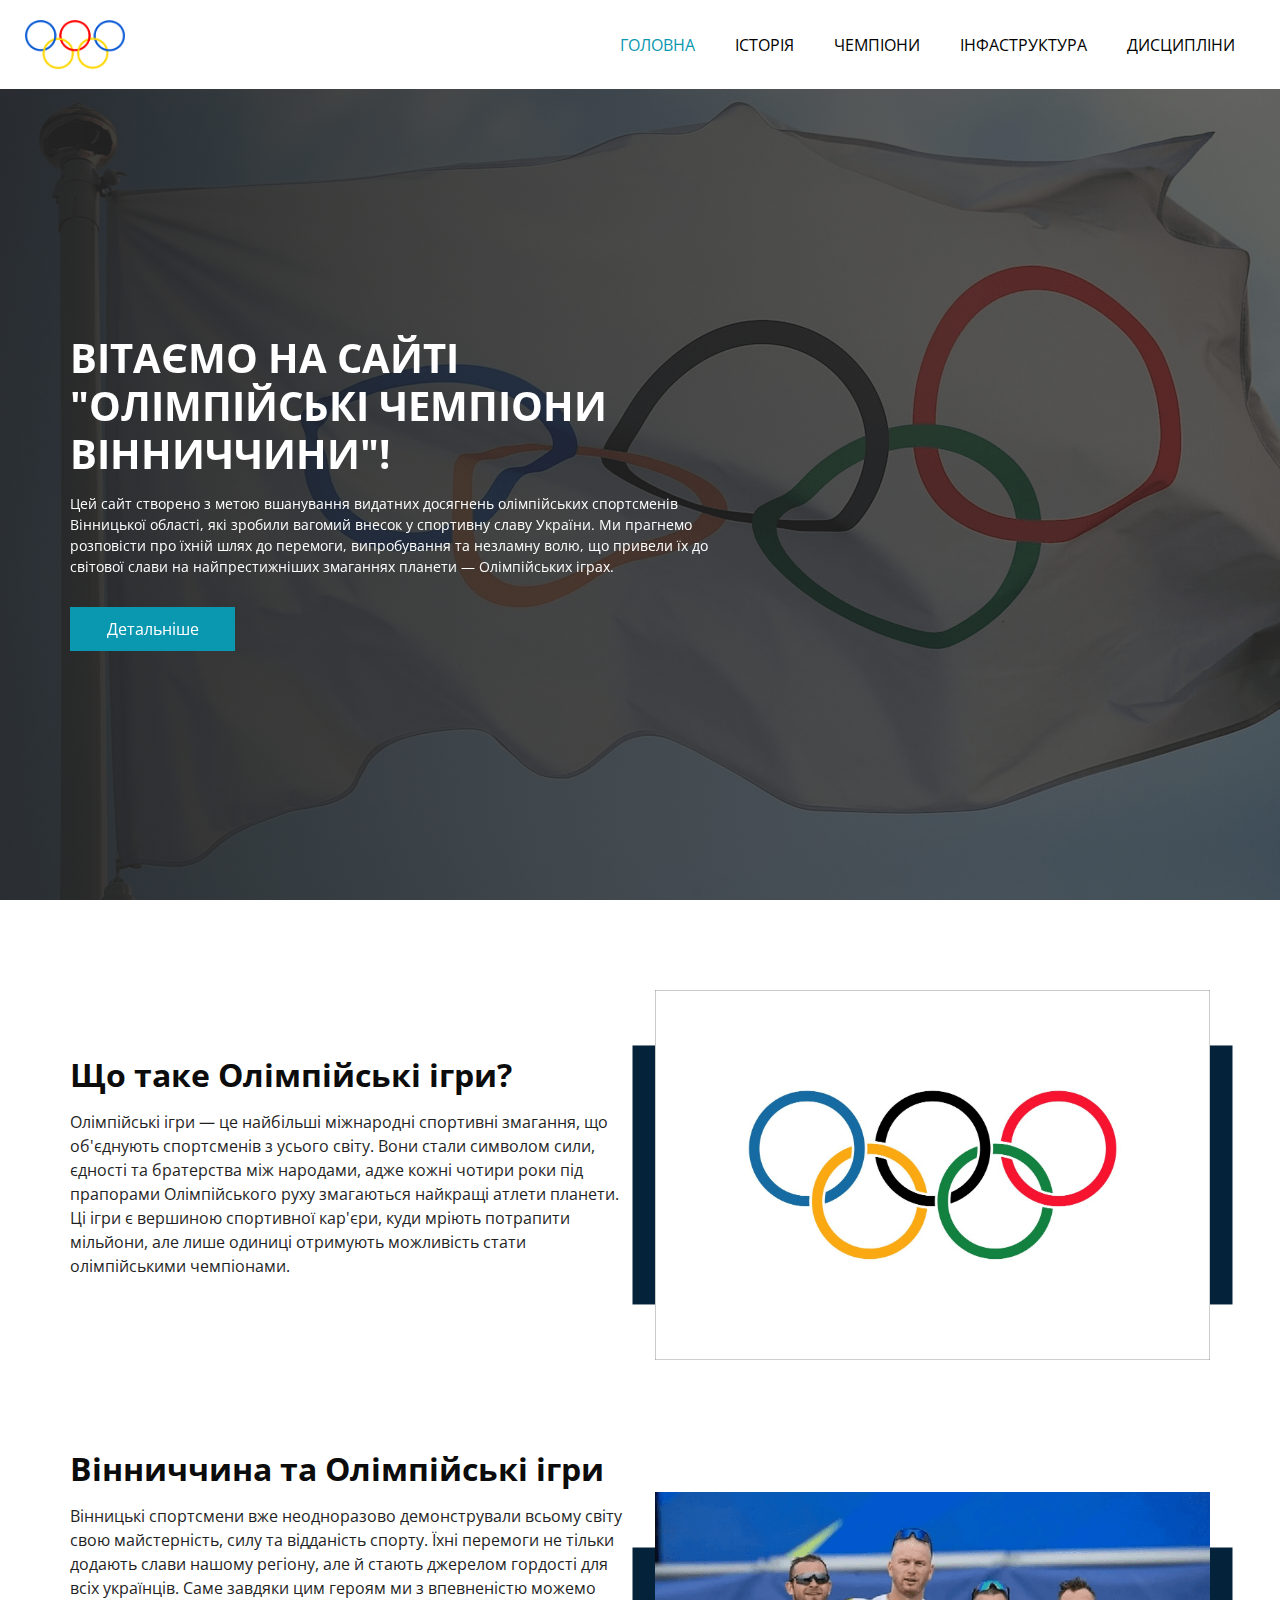
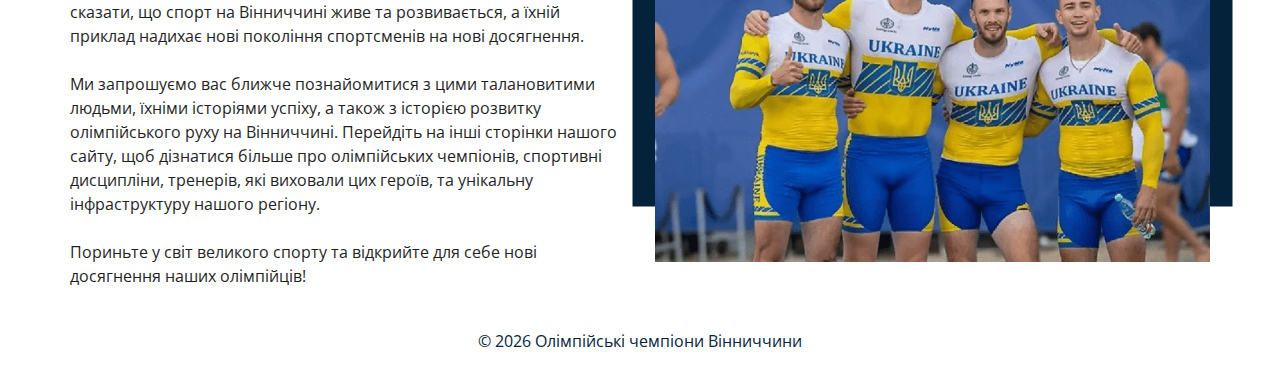
<file: index.html>
<!DOCTYPE html>
<html>

<head>
  <!-- Basic -->
  <meta charset="utf-8" />
  <meta http-equiv="X-UA-Compatible" content="IE=edge" />
  <!-- Mobile Metas -->
  <meta name="viewport" content="width=device-width, initial-scale=1, shrink-to-fit=no" />
  <!-- Site Metas -->
  <meta name="keywords" content="" />
  <meta name="description" content="" />
  <meta name="author" content="" />
  <link rel="shortcut icon" href="images/favicon.png" type="">

  <title> Олімпійські чемпіони Вінниччини </title>


  <!-- bootstrap core css -->
  <link rel="stylesheet" type="text/css" href="css/bootstrap.css" />

  <!-- fonts style -->
  <link href="https://fonts.googleapis.com/css2?family=Roboto:wght@400;500;700;900&display=swap" rel="stylesheet">

  <!--owl slider stylesheet -->
  <link rel="stylesheet" type="text/css" href="https://cdnjs.cloudflare.com/ajax/libs/OwlCarousel2/2.3.4/assets/owl.carousel.min.css" />

  <!-- font awesome style -->
  <link href="css/font-awesome.min.css" rel="stylesheet" />

  <!-- Custom styles for this template -->
  <link href="css/style.css" rel="stylesheet" />
  <!-- responsive style -->
  <link href="css/responsive.css" rel="stylesheet" />

</head>

<body>

  <div class="hero_area">
    <!-- header section strats -->
    <header class="header_section">
      <div class="header_bottom">
        <div class="container-fluid">
          <nav class="navbar navbar-expand-lg custom_nav-container ">
            <a class="navbar-brand" href="index.html">
                <img src="images/site-logo-big.png" alt="site logo" width="100">
            </a>
            <button class="navbar-toggler" type="button" data-toggle="collapse" data-target="#navbarSupportedContent" aria-controls="navbarSupportedContent" aria-expanded="false" aria-label="Toggle navigation">
              <span class=""> </span>
            </button>

            <div class="collapse navbar-collapse" id="navbarSupportedContent">
              <ul class="navbar-nav  ">
                <li class="nav-item active">
                  <a class="nav-link" href="index.html">Головна <span class="sr-only">(current)</span></a>
                </li>
                <li class="nav-item">
                  <a class="nav-link" href="history.html">Історія</a>
                </li>
                <li class="nav-item">
                  <a class="nav-link" href="champions.html"> Чемпіони</a>
                </li>
                <li class="nav-item">
                  <a class="nav-link" href="infrastructure.html">Інфаструктура</a>
                </li>
                <li class="nav-item">
                <a class="nav-link" href="disciplines.html">Дисципліни</a>
                </li>
              </ul>
            </div>
          </nav>
        </div>
      </div>
    </header>
    <!-- end header section -->
    <!-- slider section -->
    <section class="slider_section ">
      <div class="slider_bg_box">
        <img src="images/slider-bg.png" alt="">
      </div>
      <div id="customCarousel1" class="carousel slide" data-ride="carousel">
        <div class="carousel-inner">
          <div class="carousel-item active">
            <div class="container ">
              <div class="row">
                <div class="col-md-7 ">
                  <div class="detail-box">
                    <h1>
                    Вітаємо на сайті<br>
                      "Олімпійські чемпіони Вінниччини"!
                    </h1>
                    <p>Цей сайт створено з метою вшанування видатних досягнень олімпійських спортсменів Вінницької області, які зробили вагомий
                    внесок у спортивну славу України. Ми прагнемо розповісти про їхній шлях до перемоги, випробування та незламну волю, що
                    привели їх до світової слави на найпрестижніших змаганнях планети — Олімпійських іграх.
                    </p>
                    <div class="btn-box">
                      <a href="champions.html" class="btn1">
                        Детальніше
                      </a>
                    </div>
                  </div>
                </div>
              </div>
            </div>
          </div>
        </div>
      </div>

    </section>
    <!-- end slider section -->
  </div>



  <!-- about section -->

  <section class="about_section layout_padding-top">
    <div class="container  ">
      <div class="row">
        <div class="col-md-6">
          <div class="detail-box">
            <div class="heading_container">
              <h2>
                Що таке Олімпійські ігри?
              </h2>
            </div>
            <p>
              Олімпійські ігри — це найбільші міжнародні спортивні змагання, що об'єднують спортсменів з усього світу. Вони стали
              символом сили, єдності та братерства між народами, адже кожні чотири роки під прапорами Олімпійського руху змагаються
              найкращі атлети планети. Ці ігри є вершиною спортивної кар'єри, куди мріють потрапити мільйони, але лише одиниці
              отримують можливість стати олімпійськими чемпіонами.
            </p>

          </div>
        </div>
        <div class="col-md-6 ">
          <div class="img-box">
            <img src="images/flag-Olympic-Games.png" alt="">
          </div>
        </div>

      </div>
    </div>
  </section>

  <section class="about_section layout_padding-top">
    <div class="container  ">
      <div class="row">
        <div class="col-md-6">
          <div class="detail-box">
            <div class="heading_container">
              <h2>
              Вінниччина та Олімпійські ігри
              </h2>
            </div>
            <p>
              Вінницькі спортсмени вже неодноразово демонстрували всьому світу свою майстерність, силу та відданість спорту. Їхні
              перемоги не тільки додають слави нашому регіону, але й стають джерелом гордості для всіх українців. Саме завдяки цим
              героям ми з впевненістю можемо сказати, що спорт на Вінниччині живе та розвивається, а їхній приклад надихає нові
              покоління спортсменів на нові досягнення.
              <br><br>
              Ми запрошуємо вас ближче познайомитися з цими талановитими людьми, їхніми історіями успіху, а також з історією розвитку
              олімпійського руху на Вінниччині. Перейдіть на інші сторінки нашого сайту, щоб дізнатися більше про олімпійських
              чемпіонів, спортивні дисципліни, тренерів, які виховали цих героїв, та унікальну інфраструктуру нашого регіону.
              <br><br>

              Пориньте у світ великого спорту та відкрийте для себе нові досягнення наших олімпійців!
            </p>
  
          </div>
        </div>
        <div class="col-md-6 ">
          <div class="img-box">
            <img src="images/vinn_olimpics.png" alt="">
          </div>
        </div>
      </div>
    </div>
  </section>


  <!-- end about section -->


  <!-- footer section -->
  <section class="footer_section">
    <div class="container">
      <p>
        &copy; <span id="displayYear"></span> Олімпійські чемпіони Вінниччини
      </p>
    </div>
  </section>
  <!-- footer section -->

  <!-- jQery -->
  <script type="text/javascript" src="js/jquery-3.4.1.min.js"></script>
  <!-- popper js -->
  <script src="https://cdn.jsdelivr.net/npm/popper.js@1.16.0/dist/umd/popper.min.js" integrity="sha384-Q6E9RHvbIyZFJoft+2mJbHaEWldlvI9IOYy5n3zV9zzTtmI3UksdQRVvoxMfooAo" crossorigin="anonymous">
  </script>
  <!-- bootstrap js -->
  <script type="text/javascript" src="js/bootstrap.js"></script>
  <!-- owl slider -->
  <script type="text/javascript" src="https://cdnjs.cloudflare.com/ajax/libs/OwlCarousel2/2.3.4/owl.carousel.min.js">
  </script>
  <!-- custom js -->
  <script type="text/javascript" src="js/custom.js"></script>

</body>

</html>
</file>
<file: css/style.css>
@import url("https://fonts.googleapis.com/css2?family=Lato:wght@400;700&family=Open+Sans:wght@300;400;600;700&display=swap");
body {
  font-family: 'Open Sans', sans-serif;
  color: #0c0c0c;
  background-color: #ffffff;
  overflow-x: hidden;
}

.layout_padding {
  padding: 90px 0;
}

.layout_padding2 {
  padding: 75px 0;
}

.layout_padding2-top {
  padding-top: 75px;
}

.layout_padding2-bottom {
  padding-bottom: 75px;
}

.layout_padding-top {
  padding-top: 90px;
}

.layout_padding-bottom {
  padding-bottom: 90px;
}

.heading_container {
  display: -webkit-box;
  display: -ms-flexbox;
  display: flex;
  -webkit-box-orient: vertical;
  -webkit-box-direction: normal;
      -ms-flex-direction: column;
          flex-direction: column;
  -webkit-box-align: start;
      -ms-flex-align: start;
          align-items: flex-start;
}

.heading_container h2 {
  position: relative;
  font-weight: bold;
  margin-bottom: 0;
}

.heading_container h2 span {
  color: #0a97b0;
}

.heading_container p {
  margin-top: 10px;
  margin-bottom: 0;
}

.heading_container.heading_center {
  -webkit-box-align: center;
      -ms-flex-align: center;
          align-items: center;
  text-align: center;
}

a,
a:hover,
a:focus {
  text-decoration: none;
}

a:hover,
a:focus {
  color: initial;
}

.btn,
.btn:focus {
  outline: none !important;
  -webkit-box-shadow: none;
          box-shadow: none;
}

/*header section*/
.hero_area {
  position: relative;
  min-height: 100vh;
  display: -webkit-box;
  display: -ms-flexbox;
  display: flex;
  -webkit-box-orient: vertical;
  -webkit-box-direction: normal;
      -ms-flex-direction: column;
          flex-direction: column;
}

.sub_page .hero_area {
  min-height: auto;
}

.sub_page .header_section {
  margin-top: 0;
  -webkit-box-shadow: 0 0 10px 0 rgba(0, 0, 0, 0.25);
          box-shadow: 0 0 10px 0 rgba(0, 0, 0, 0.25);
}

.header_section .header_top {
  padding: 15px 0;
  background-color: #04233b;
}

.header_section .header_top .contact_nav {
  display: -webkit-box;
  display: -ms-flexbox;
  display: flex;
  -webkit-box-pack: justify;
      -ms-flex-pack: justify;
          justify-content: space-between;
}

.header_section .header_top .contact_nav a {
  color: #ffffff;
  display: -webkit-box;
  display: -ms-flexbox;
  display: flex;
  font-size: 15px;
}

.header_section .header_top .contact_nav a i {
  margin-right: 5px;
  border-radius: 100%;
  background-color: #ffffff;
  width: 25px;
  height: 25px;
  display: -webkit-box;
  display: -ms-flexbox;
  display: flex;
  -webkit-box-pack: center;
      -ms-flex-pack: center;
          justify-content: center;
  -webkit-box-align: center;
      -ms-flex-align: center;
          align-items: center;
  color: #0a97b0;
}

.header_section .header_top .contact_nav a:hover i {
  color: #04233b;
}

.header_section .header_bottom {
  background-color: #ffffff;
  padding: 15px 0;
}

.header_section .header_bottom .container-fluid {
  padding-right: 25px;
  padding-left: 25px;
}

.navbar-brand span {
  font-weight: bold;
  font-size: 24px;
  color: #000000;
}

.custom_nav-container {
  padding: 0;
}

.custom_nav-container .navbar-nav {
  margin-left: auto;
}

.custom_nav-container .navbar-nav .nav-item .nav-link {
  padding: 5px 20px;
  color: #000000;
  text-align: center;
  text-transform: uppercase;
  border-radius: 5px;
  -webkit-transition: all .3s;
  transition: all .3s;
}

.custom_nav-container .navbar-nav .nav-item:hover .nav-link, .custom_nav-container .navbar-nav .nav-item.active .nav-link {
  color: #0a97b0;
}

.custom_nav-container .nav_search-btn {
  width: 35px;
  height: 35px;
  padding: 0;
  border: none;
  color: #000000;
}

.custom_nav-container .nav_search-btn:hover {
  color: #000000;
}

.custom_nav-container .navbar-toggler {
  outline: none;
}

.custom_nav-container .navbar-toggler {
  padding: 0;
  width: 37px;
  height: 42px;
  -webkit-transition: all .3s;
  transition: all .3s;
}

.custom_nav-container .navbar-toggler span {
  display: block;
  width: 35px;
  height: 4px;
  background-color: #000000;
  margin: 7px 0;
  -webkit-transition: all 0.3s;
  transition: all 0.3s;
  position: relative;
  border-radius: 5px;
  -webkit-transition: all .3s;
  transition: all .3s;
}

.custom_nav-container .navbar-toggler span::before, .custom_nav-container .navbar-toggler span::after {
  content: "";
  position: absolute;
  left: 0;
  height: 100%;
  width: 100%;
  background-color: #000000;
  top: -10px;
  border-radius: 5px;
  -webkit-transition: all .3s;
  transition: all .3s;
}

.custom_nav-container .navbar-toggler span::after {
  top: 10px;
}

.custom_nav-container .navbar-toggler[aria-expanded="true"] {
  -webkit-transform: rotate(360deg);
          transform: rotate(360deg);
}

.custom_nav-container .navbar-toggler[aria-expanded="true"] span {
  -webkit-transform: rotate(45deg);
          transform: rotate(45deg);
}

.custom_nav-container .navbar-toggler[aria-expanded="true"] span::before, .custom_nav-container .navbar-toggler[aria-expanded="true"] span::after {
  -webkit-transform: rotate(90deg);
          transform: rotate(90deg);
  top: 0;
}

.custom_nav-container .navbar-toggler[aria-expanded="true"] .s-1 {
  -webkit-transform: rotate(45deg);
          transform: rotate(45deg);
  margin: 0;
  margin-bottom: -4px;
}

.custom_nav-container .navbar-toggler[aria-expanded="true"] .s-2 {
  display: none;
}

.custom_nav-container .navbar-toggler[aria-expanded="true"] .s-3 {
  -webkit-transform: rotate(-45deg);
          transform: rotate(-45deg);
  margin: 0;
  margin-top: -4px;
}

.custom_nav-container .navbar-toggler[aria-expanded="false"] .s-1,
.custom_nav-container .navbar-toggler[aria-expanded="false"] .s-2,
.custom_nav-container .navbar-toggler[aria-expanded="false"] .s-3 {
  -webkit-transform: none;
          transform: none;
}

/*end header section*/
/* slider section */
.slider_section {
  -webkit-box-flex: 1;
      -ms-flex: 1;
          flex: 1;
  display: -webkit-box;
  display: -ms-flexbox;
  display: flex;
  -webkit-box-align: center;
      -ms-flex-align: center;
          align-items: center;
  position: relative;
}

.slider_section .slider_bg_box {
  position: absolute;
  top: 0;
  left: 0;
  width: 100%;
  height: 100%;
  overflow: hidden;
  z-index: -1;
}

.slider_section .slider_bg_box img {
  width: auto;
  height: auto;
  min-width: 100%;
  min-height: 100%;
}

.slider_section .slider_bg_box::before {
  content: "";
  position: absolute;
  top: 0;
  left: 0;
  width: 100%;
  height: 100%;
  background: -webkit-gradient(linear, left top, right top, from(rgba(37, 37, 37, 0.9)), to(rgba(37, 37, 37, 0.7)));
  background: linear-gradient(to right, rgba(37, 37, 37, 0.9), rgba(37, 37, 37, 0.7));
}

.slider_section .row {
  -webkit-box-align: center;
      -ms-flex-align: center;
          align-items: center;
}

.slider_section #customCarousel1 {
  width: 100%;
  position: unset;
}

.slider_section .detail-box {
  color: #04233b;
}

.slider_section .detail-box h1 {
  font-weight: bold;
  text-transform: uppercase;
  margin-bottom: 15px;
  color: #ffffff;
}

.slider_section .detail-box p {
  color: #fefefe;
  font-size: 14px;
}

.slider_section .detail-box .btn-box {
  display: -webkit-box;
  display: -ms-flexbox;
  display: flex;
  margin: 0 -5px;
  margin-top: 25px;
}

.slider_section .detail-box .btn-box a {
  margin: 5px;
  text-align: center;
  width: 165px;
}

.slider_section .detail-box .btn-box .btn1 {
  display: inline-block;
  padding: 10px 15px;
  background-color: #0a97b0;
  color: #ffffff;
  border-radius: 0;
  -webkit-transition: all .3s;
  transition: all .3s;
  border: none;
}

.slider_section .detail-box .btn-box .btn1:hover {
  background-color: #065968;
}

.slider_section .detail-box .btn-box .btn2 {
  display: inline-block;
  padding: 10px 15px;
  background-color: #000000;
  color: #ffffff;
  border-radius: 0;
  -webkit-transition: all .3s;
  transition: all .3s;
  border: none;
}

.slider_section .detail-box .btn-box .btn2:hover {
  background-color: black;
}

.slider_section .carousel-indicators {
  position: unset;
  margin: 0;
  -webkit-box-pack: center;
      -ms-flex-pack: center;
          justify-content: center;
  -webkit-box-align: center;
      -ms-flex-align: center;
          align-items: center;
  margin-top: 45px;
}

.slider_section .carousel-indicators li {
  background-color: #ffffff;
  width: 12px;
  height: 12px;
  border-radius: 100%;
  opacity: 1;
}

.slider_section .carousel-indicators li.active {
  width: 20px;
  height: 20px;
  background-color: #0a97b0;
}

.service_section {
  position: relative;
}

.service_section .box {
  display: -webkit-box;
  display: -ms-flexbox;
  display: flex;
  margin-top: 45px;
  background-color: #f8f8f9;
  padding: 20px;
  border-radius: 5px;
}

.service_section .box .img-box {
  display: -webkit-box;
  display: -ms-flexbox;
  display: flex;
  -webkit-box-pack: center;
      -ms-flex-pack: center;
          justify-content: center;
  -webkit-box-align: start;
      -ms-flex-align: start;
          align-items: flex-start;
  min-width: 75px;
  margin-right: 25px;
}

.service_section .box .img-box img {
  max-width: 100%;
  max-height: 100%;
  -webkit-transition: all .3s;
  transition: all .3s;
}

.service_section .box .detail-box h5 {
  font-weight: bold;
  text-transform: uppercase;
}

.service_section .box .detail-box a {
  color: #04233b;
  font-weight: 600;
}

.service_section .box .detail-box a:hover {
  color: #0a97b0;
}

.about_section .row {
  -webkit-box-align: center;
      -ms-flex-align: center;
          align-items: center;
}

.about_section .img-box {
  position: relative;
}

.about_section .img-box img {
  max-width: 100%;
  position: relative;
  z-index: 2;
}

.about_section .img-box::before, .about_section .img-box::after {
  content: "";
  position: absolute;
  top: 50%;
  width: 45px;
  height: 70%;
  background-color: #04233b;
  z-index: 3;
}

.about_section .img-box::before {
  left: 0;
  z-index: 1;
  -webkit-transform: translate(-50%, -50%);
          transform: translate(-50%, -50%);
}

.about_section .img-box::after {
  right: 0;
  z-index: 1;
  -webkit-transform: translate(50%, -50%);
          transform: translate(50%, -50%);
}

.about_section .detail-box p {
  color: #1f1f1f;
  margin-top: 15px;
}

.about_section .detail-box a {
  display: inline-block;
  padding: 10px 45px;
  background-color: #0a97b0;
  color: #ffffff;
  border-radius: 0px;
  -webkit-transition: all .3s;
  transition: all .3s;
  border: none;
  margin-top: 15px;
}

.about_section .detail-box a:hover {
  background-color: #065968;
}

.track_section {
  position: relative;
  color: #ffffff;
}

.track_section .track_bg_box {
  position: absolute;
  top: 0;
  left: 0;
  width: 100%;
  height: 100%;
  overflow: hidden;
  z-index: -1;
}

.track_section .track_bg_box img {
  width: auto;
  height: auto;
  min-width: 100%;
  min-height: 100%;
}

.track_section .track_bg_box::before {
  content: "";
  position: absolute;
  top: 0;
  left: 0;
  width: 100%;
  height: 100%;
  background: -webkit-gradient(linear, left top, right top, from(rgba(37, 37, 37, 0.95)), to(rgba(37, 37, 37, 0.55)));
  background: linear-gradient(to right, rgba(37, 37, 37, 0.95), rgba(37, 37, 37, 0.55));
}

.track_section p {
  font-size: 14px;
  margin-top: 15px;
  margin-bottom: 25px;
}

.track_section form {
  display: -webkit-box;
  display: -ms-flexbox;
  display: flex;
  -webkit-box-align: stretch;
      -ms-flex-align: stretch;
          align-items: stretch;
}

.track_section form input {
  background-color: #ffffff;
  border: none;
  -webkit-box-flex: 2.5;
      -ms-flex: 2.5;
          flex: 2.5;
  outline: none;
  color: #000000;
  min-height: 42.4px;
  padding-left: 15px;
}

.track_section form input ::-webkit-input-placeholder {
  color: #ffffff;
  opacity: 0.2;
}

.track_section form input :-ms-input-placeholder {
  color: #ffffff;
  opacity: 0.2;
}

.track_section form input ::-ms-input-placeholder {
  color: #ffffff;
  opacity: 0.2;
}

.track_section form input ::placeholder {
  color: #ffffff;
  opacity: 0.2;
}

.track_section form button {
  -webkit-box-flex: 1;
      -ms-flex: 1;
          flex: 1;
  display: inline-block;
  padding: 9px 30px;
  background-color: #0a97b0;
  color: #ffffff;
  border-radius: 0;
  -webkit-transition: all .3s;
  transition: all .3s;
  border: none;
  font-size: 15px;
  text-transform: uppercase;
}

.track_section form button:hover {
  background-color: #065968;
}

.client_section .client_container {
  width: 75%;
  margin-top: 45px;
}

.client_section .box {
  display: -webkit-box;
  display: -ms-flexbox;
  display: flex;
  -webkit-box-orient: vertical;
  -webkit-box-direction: normal;
      -ms-flex-direction: column;
          flex-direction: column;
  margin-right: 5px;
}

.client_section .box .detail-box {
  border: 1px solid #dddddd;
  padding: 25px;
  margin-bottom: 25px;
}

.client_section .box .client_id {
  display: -webkit-box;
  display: -ms-flexbox;
  display: flex;
  -webkit-box-align: center;
      -ms-flex-align: center;
          align-items: center;
}

.client_section .box .client_id .img-box {
  position: relative;
  width: 75px;
  height: 75px;
}

.client_section .box .client_id .img-box img {
  width: 100%;
}

.client_section .box .client_id .name {
  margin-left: 15px;
}

.client_section .box .client_id .name h6 {
  color: #23242a;
  font-size: 18px;
  margin-bottom: 0;
}

.client_section .box .client_id .name p {
  margin-bottom: 0;
}

.client_section .carousel-wrap {
  margin: 0 auto;
  position: relative;
}

.client_section .owl-carousel .owl-nav .owl-prev,
.client_section .owl-carousel .owl-nav .owl-next {
  width: 50px;
  height: 50px;
  background-size: 18px;
  background-position: center;
  background-repeat: no-repeat;
  position: absolute;
  right: -15%;
  outline: none;
  background-color: #0a97b0;
}

.client_section .owl-carousel .owl-nav .owl-prev:hover,
.client_section .owl-carousel .owl-nav .owl-next:hover {
  background-color: #161825;
}

.client_section .owl-carousel .owl-nav .owl-prev {
  top: 25%;
  background-image: url(../images/prev.png);
}

.client_section .owl-carousel .owl-nav .owl-next {
  top: calc(25% + 65px);
  background-image: url(../images/next.png);
}

.contact_section {
  position: relative;
  padding-bottom: 90px;
}

.contact_section .heading_container {
  margin-bottom: 25px;
}

.contact_section .heading_container h2 {
  text-transform: uppercase;
}

.contact_section .form_container {
  margin-right: 15px;
}

.contact_section .form_container input {
  width: 100%;
  border: none;
  height: 50px;
  margin-bottom: 25px;
  padding-left: 15px;
  outline: none;
  color: #101010;
  -webkit-box-shadow: 0 0 5px 0 rgba(0, 0, 0, 0.15);
          box-shadow: 0 0 5px 0 rgba(0, 0, 0, 0.15);
}

.contact_section .form_container input::-webkit-input-placeholder {
  color: #04233b;
}

.contact_section .form_container input:-ms-input-placeholder {
  color: #04233b;
}

.contact_section .form_container input::-ms-input-placeholder {
  color: #04233b;
}

.contact_section .form_container input::placeholder {
  color: #04233b;
}

.contact_section .form_container input.message-box {
  height: 120px;
}

.contact_section .form_container button {
  border: none;
  text-transform: uppercase;
  display: inline-block;
  padding: 12px 55px;
  background-color: #0a97b0;
  color: #ffffff;
  border-radius: 5px;
  -webkit-transition: all .3s;
  transition: all .3s;
  border: none;
}

.contact_section .form_container button:hover {
  background-color: #065968;
}

.contact_section .map_container {
  height: 420px;
  overflow: hidden;
  display: -webkit-box;
  display: -ms-flexbox;
  display: flex;
  -webkit-box-align: stretch;
      -ms-flex-align: stretch;
          align-items: stretch;
  padding: 0;
}

.contact_section .map_container .map {
  height: 100%;
  -webkit-box-flex: 1;
      -ms-flex: 1;
          flex: 1;
}

.contact_section .map_container .map #googleMap {
  height: 100%;
}

.info_section {
  background-color: #04233b;
  color: #ffffff;
  padding: 45px 0 15px 0;
}

.info_section h4 {
  font-weight: 600;
  margin-bottom: 20px;
}

.info_section .info_col {
  margin-bottom: 30px;
}

.info_section .info_contact .contact_link_box {
  display: -webkit-box;
  display: -ms-flexbox;
  display: flex;
  -webkit-box-orient: vertical;
  -webkit-box-direction: normal;
      -ms-flex-direction: column;
          flex-direction: column;
}

.info_section .info_contact .contact_link_box a {
  margin: 5px 0;
  color: #ffffff;
}

.info_section .info_contact .contact_link_box a i {
  margin-right: 5px;
}

.info_section .info_contact .contact_link_box a:hover {
  color: #0a97b0;
}

.info_section .info_social {
  display: -webkit-box;
  display: -ms-flexbox;
  display: flex;
  margin-top: 20px;
  margin-bottom: 10px;
}

.info_section .info_social a {
  display: -webkit-box;
  display: -ms-flexbox;
  display: flex;
  -webkit-box-pack: center;
      -ms-flex-pack: center;
          justify-content: center;
  -webkit-box-align: center;
      -ms-flex-align: center;
          align-items: center;
  color: #ffffff;
  border-radius: 100%;
  margin-right: 10px;
  font-size: 24px;
}

.info_section .info_social a:hover {
  color: #0a97b0;
}

.info_section .info_links {
  display: -webkit-box;
  display: -ms-flexbox;
  display: flex;
  -webkit-box-orient: vertical;
  -webkit-box-direction: normal;
      -ms-flex-direction: column;
          flex-direction: column;
  -ms-flex-wrap: wrap;
      flex-wrap: wrap;
}

.info_section .info_links a {
  display: -webkit-box;
  display: -ms-flexbox;
  display: flex;
  -webkit-box-align: center;
      -ms-flex-align: center;
          align-items: center;
  margin-bottom: 15px;
  color: #ffffff;
}

.info_section .info_links a:hover {
  color: #0a97b0;
}

.info_section form input {
  border: none;
  border-bottom: 1px solid #ffffff;
  background-color: transparent;
  width: 100%;
  height: 45px;
  color: #ffffff;
  outline: none;
}

.info_section form input::-webkit-input-placeholder {
  color: #ffffff;
}

.info_section form input:-ms-input-placeholder {
  color: #ffffff;
}

.info_section form input::-ms-input-placeholder {
  color: #ffffff;
}

.info_section form input::placeholder {
  color: #ffffff;
}

.info_section form button {
  width: 100%;
  text-align: center;
  display: inline-block;
  padding: 10px 55px;
  background-color: #0a97b0;
  color: #ffffff;
  border-radius: 0;
  -webkit-transition: all .3s;
  transition: all .3s;
  border: none;
  margin-top: 15px;
}

.info_section form button:hover {
  background-color: #065968;
}

/* footer section*/
.footer_section {
  position: relative;
  background-color: #ffffff;
  text-align: center;
}

.footer_section p {
  color: #04233b;
  padding: 25px 0;
  margin: 0;
}

.footer_section p a {
  color: inherit;
}
/*# sourceMappingURL=style.css.map */
</file>
<file: css/responsive.css>
@media (max-width: 1300px) {}

@media (max-width: 1120px) {}

@media (max-width: 992px) {
  .hero_area {
    min-height: auto;
  }

  .custom_nav-container .navbar-nav {
    padding-top: 15px;
    align-items: center;
  }


  .custom_nav-container .navbar-nav .nav-item .nav-link {
    padding: 5px 25px;
    margin: 5px 0;
  }

  .slider_section {
    padding: 75px 0;
  }


}

@media (max-width: 768px) {
  .about_section .img-box {
    margin-top: 45px;
  }

  .contact_section {
    padding-bottom: 0;
  }

  .contact_section .heading_container {
    padding-left: 15px;
  }

  .contact_section .map_container {
    margin-top: 45px;
  }

  .contact_section .form_container {
    padding: 0 15px;
    margin: 0;
  }

}

@media (max-width: 576px) {
  .header_section .header_top .contact_nav a span {
    display: none;
  }


  .client_section .client_container {
    width: 100%;
  }

  .client_section .box {
    margin: 0;
  }

  .owl-nav {
    display: flex;
    justify-content: center;
    margin-top: 45px;
  }

  .client_section .owl-carousel .owl-nav .owl-prev,
  .client_section .owl-carousel .owl-nav .owl-next {
    position: unset;
    margin: 0 2.5px;
  }
}

@media (max-width: 480px) {
  .slider_section .detail-box h1 {
    font-size: 2rem;
  }

  .track_section form {
    flex-direction: column;
    align-items: flex-start;
  }

  .track_section form input {
    width: 100%;
  }

  .track_section form button {
    padding: 10px 60px;
    margin-top: 10px;
  }
}

@media (max-width: 420px) {
  .service_section .box {
    flex-direction: column;
  }

  .service_section .box .img-box {
    justify-content: flex-start;
    margin-bottom: 15px;
  }
}

@media (max-width: 376px) {}

@media (min-width: 1200px) {
  .container {
    max-width: 1170px;
  }
}
</file>
